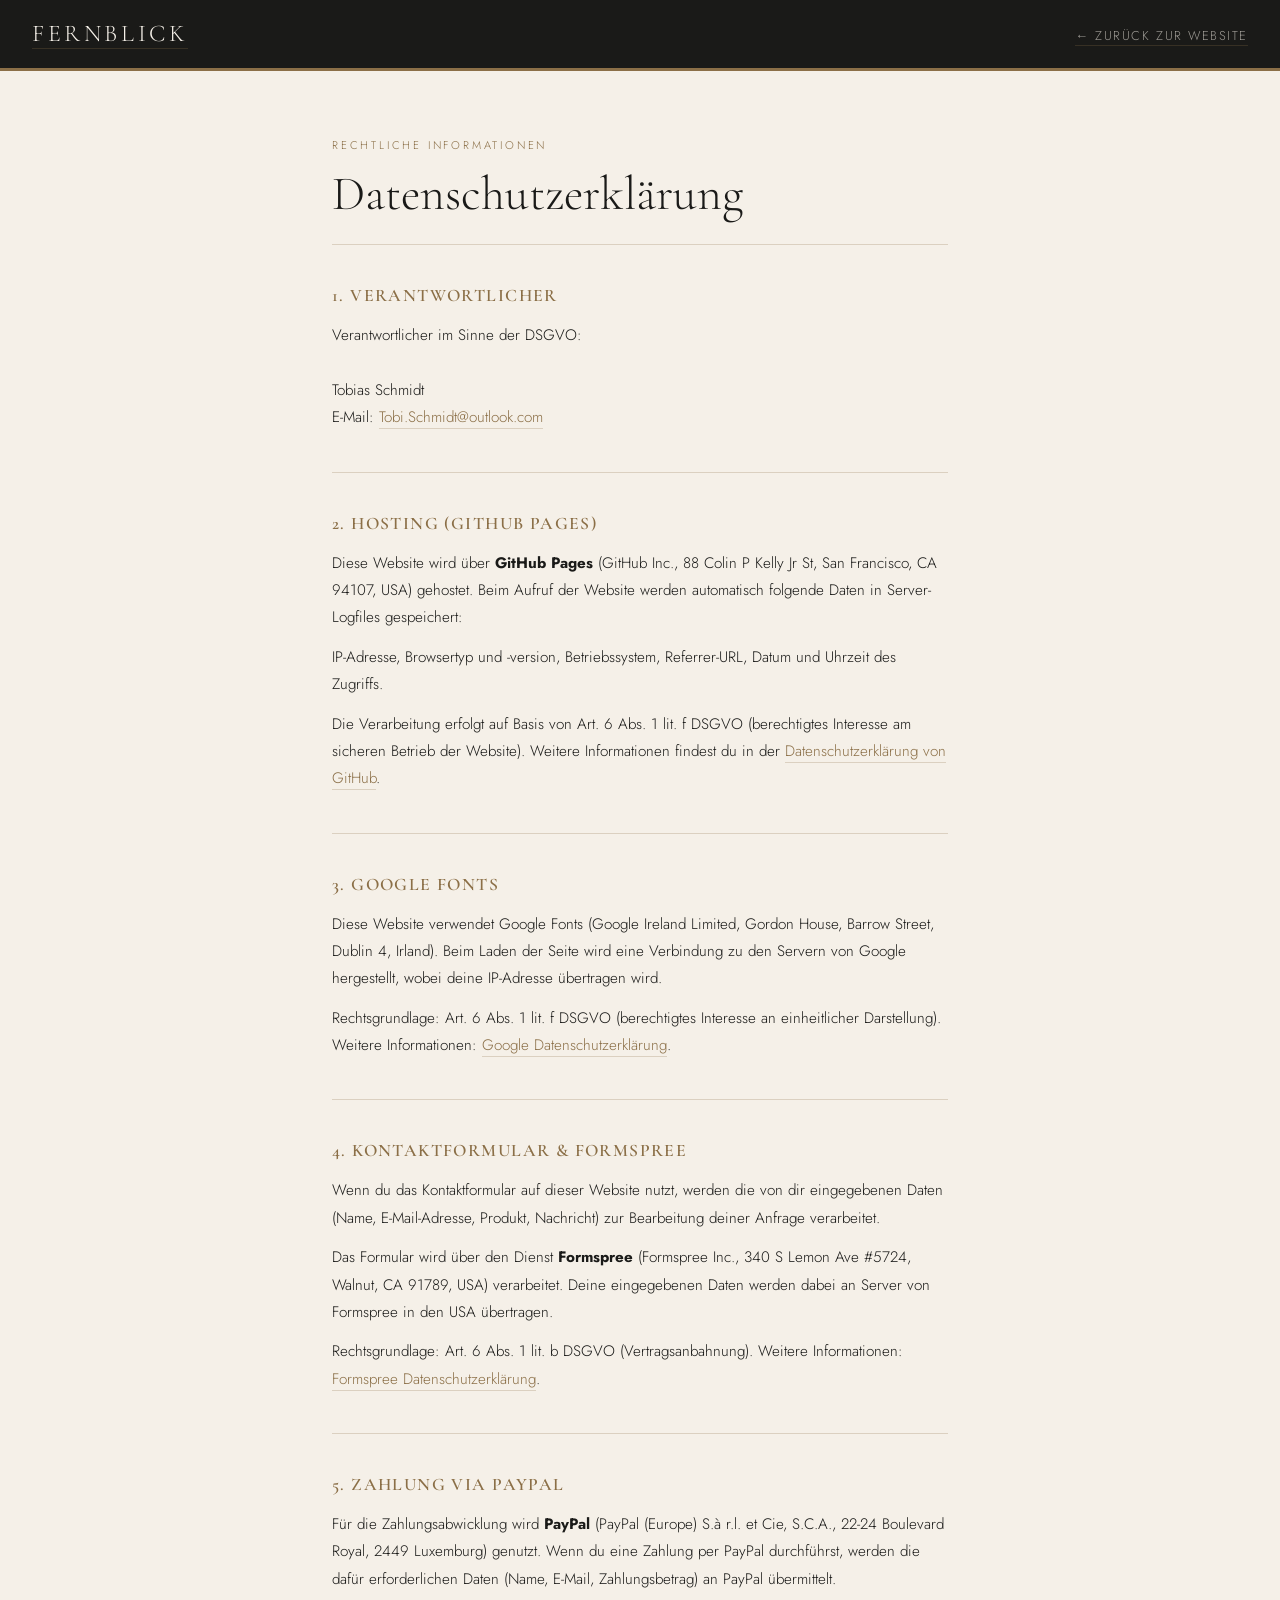
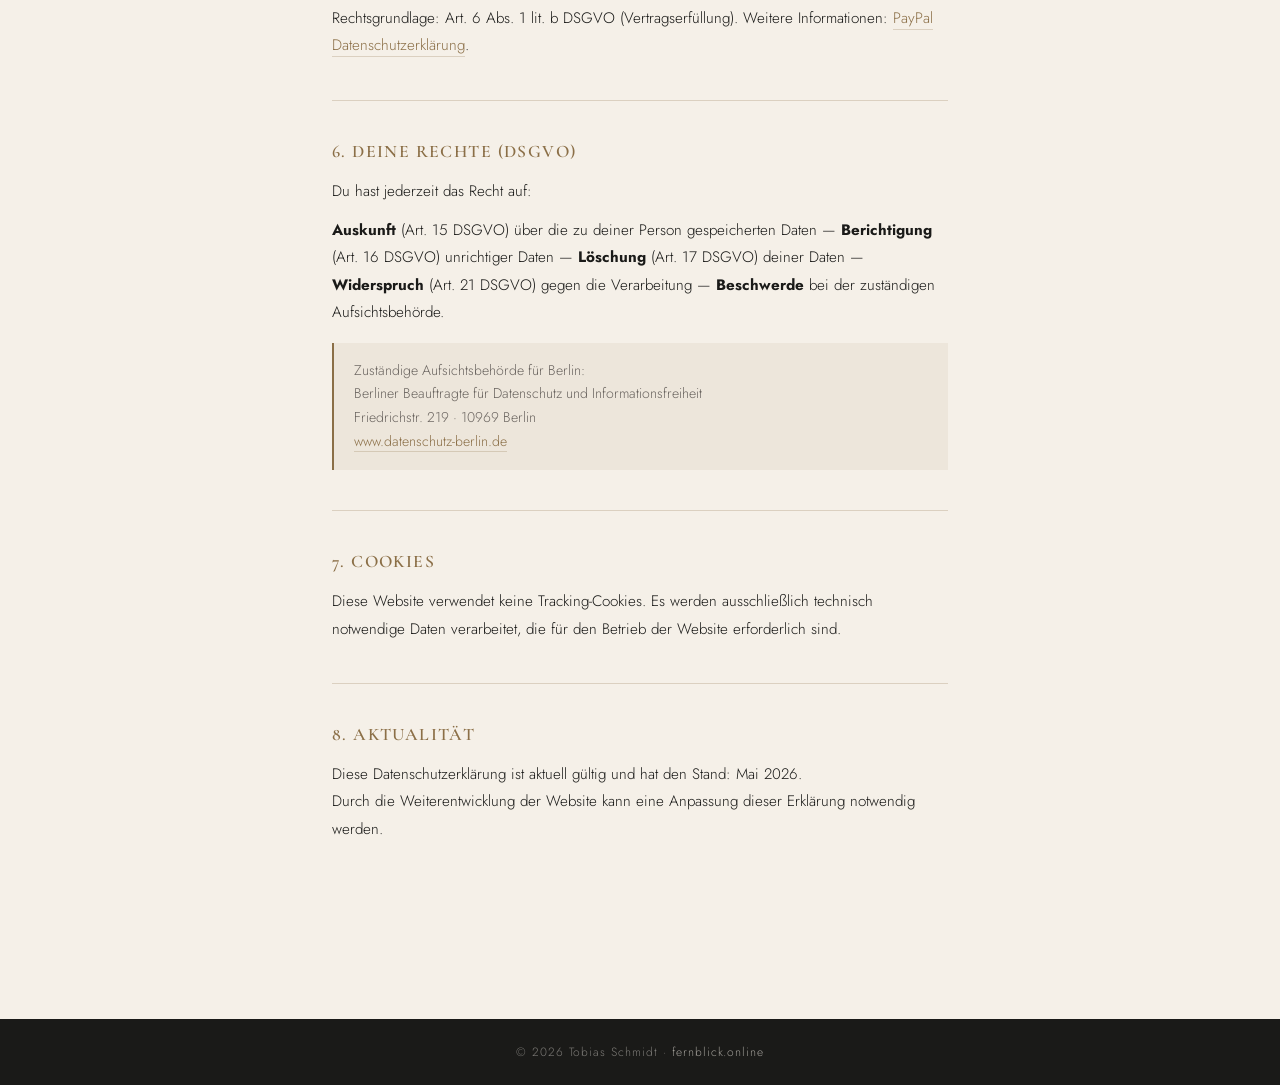
<file: datenschutz.html>
<!DOCTYPE html>
<html lang="de">
<head>
  <meta charset="UTF-8">
  <meta name="viewport" content="width=device-width, initial-scale=1.0">
  <title>Datenschutzerklärung – Fernblick.online</title>
  <meta name="robots" content="noindex, follow">
  <link rel="preconnect" href="https://fonts.googleapis.com">
  <link href="https://fonts.googleapis.com/css2?family=Cormorant+Garamond:wght@300;400;600&family=Jost:wght@300;400&display=swap" rel="stylesheet">
  <style>
    *, *::before, *::after { box-sizing: border-box; margin: 0; padding: 0; }

    :root {
      --sand: #f5f0e8;
      --ink: #1a1a18;
      --muted: #6b6560;
      --accent: #8b6f47;
      --line: rgba(139,111,71,0.25);
    }

    body {
      background: var(--sand);
      color: var(--ink);
      font-family: 'Jost', sans-serif;
      font-weight: 300;
      min-height: 100vh;
    }

    .site-header {
      background: var(--ink);
      padding: 1.2rem 2rem;
      display: flex;
      align-items: center;
      justify-content: space-between;
    }
    .site-header .logo {
      font-family: 'Cormorant Garamond', serif;
      font-size: 1.5rem;
      font-weight: 300;
      color: var(--sand);
      letter-spacing: 0.15em;
      text-decoration: none;
    }
    .site-header nav a {
      color: rgba(245,240,232,0.6);
      text-decoration: none;
      font-size: 0.8rem;
      letter-spacing: 0.12em;
      text-transform: uppercase;
      transition: color 0.2s;
    }
    .site-header nav a:hover { color: var(--sand); }

    .hero-stripe { background: var(--accent); height: 3px; }

    main {
      max-width: 680px;
      margin: 0 auto;
      padding: 4rem 2rem 6rem;
    }

    .page-label {
      font-size: 0.7rem;
      letter-spacing: 0.25em;
      text-transform: uppercase;
      color: var(--accent);
      margin-bottom: 0.75rem;
    }

    h1 {
      font-family: 'Cormorant Garamond', serif;
      font-size: clamp(2rem, 5vw, 3rem);
      font-weight: 300;
      line-height: 1.1;
      color: var(--ink);
      margin-bottom: 2.5rem;
      padding-bottom: 1.5rem;
      border-bottom: 1px solid var(--line);
    }

    section {
      margin-bottom: 2.5rem;
      padding-bottom: 2.5rem;
      border-bottom: 1px solid var(--line);
    }
    section:last-of-type { border-bottom: none; }

    h2 {
      font-family: 'Cormorant Garamond', serif;
      font-size: 1.1rem;
      font-weight: 600;
      letter-spacing: 0.08em;
      text-transform: uppercase;
      color: var(--accent);
      margin-bottom: 1rem;
    }

    p {
      font-size: 0.95rem;
      line-height: 1.8;
      color: var(--ink);
      margin-bottom: 0.75rem;
    }
    p:last-child { margin-bottom: 0; }

    a {
      color: var(--accent);
      text-decoration: none;
      border-bottom: 1px solid var(--line);
      transition: border-color 0.2s;
    }
    a:hover { border-color: var(--accent); }

    .note-box {
      background: rgba(139,111,71,0.08);
      border-left: 2px solid var(--accent);
      padding: 1rem 1.25rem;
      margin-top: 1rem;
      font-size: 0.88rem;
      line-height: 1.7;
      color: var(--muted);
    }

    footer {
      background: var(--ink);
      color: rgba(245,240,232,0.45);
      text-align: center;
      padding: 1.5rem 2rem;
      font-size: 0.75rem;
      letter-spacing: 0.08em;
    }
    footer a {
      color: rgba(245,240,232,0.6);
      border-bottom: 1px solid transparent;
    }
    footer a:hover { color: var(--sand); border-color: var(--sand); }
  </style>
</head>
<body>

  <header class="site-header">
    <a href="index.html" class="logo">FERNBLICK</a>
    <nav><a href="index.html">← Zurück zur Website</a></nav>
  </header>
  <div class="hero-stripe"></div>

  <main>
    <p class="page-label">Rechtliche Informationen</p>
    <h1>Datenschutz&shy;erklärung</h1>

    <section>
      <h2>1. Verantwortlicher</h2>
      <p>
        Verantwortlicher im Sinne der DSGVO:<br><br>
        Tobias Schmidt<br>
        E-Mail: <a href="mailto:Tobi.Schmidt@outlook.com">Tobi.Schmidt@outlook.com</a>
      </p>
    </section>

    <section>
      <h2>2. Hosting (GitHub Pages)</h2>
      <p>
        Diese Website wird über <strong>GitHub Pages</strong> (GitHub Inc., 88 Colin P Kelly Jr St, 
        San Francisco, CA 94107, USA) gehostet. Beim Aufruf der Website werden automatisch 
        folgende Daten in Server-Logfiles gespeichert:
      </p>
      <p>
        IP-Adresse, Browsertyp und -version, Betriebssystem, Referrer-URL, Datum und Uhrzeit des Zugriffs.
      </p>
      <p>
        Die Verarbeitung erfolgt auf Basis von Art. 6 Abs. 1 lit. f DSGVO (berechtigtes Interesse 
        am sicheren Betrieb der Website). Weitere Informationen findest du in der 
        <a href="https://docs.github.com/en/site-policy/privacy-policies/github-privacy-statement" target="_blank" rel="noopener">Datenschutzerklärung von GitHub</a>.
      </p>
    </section>

    <section>
      <h2>3. Google Fonts</h2>
      <p>
        Diese Website verwendet Google Fonts (Google Ireland Limited, Gordon House, Barrow Street, 
        Dublin 4, Irland). Beim Laden der Seite wird eine Verbindung zu den Servern von Google 
        hergestellt, wobei deine IP-Adresse übertragen wird.
      </p>
      <p>
        Rechtsgrundlage: Art. 6 Abs. 1 lit. f DSGVO (berechtigtes Interesse an einheitlicher 
        Darstellung). Weitere Informationen: 
        <a href="https://policies.google.com/privacy" target="_blank" rel="noopener">Google Datenschutzerklärung</a>.
      </p>
    </section>

    <section>
      <h2>4. Kontaktformular & Formspree</h2>
      <p>
        Wenn du das Kontaktformular auf dieser Website nutzt, werden die von dir eingegebenen Daten 
        (Name, E-Mail-Adresse, Produkt, Nachricht) zur Bearbeitung deiner Anfrage verarbeitet.
      </p>
      <p>
        Das Formular wird über den Dienst <strong>Formspree</strong> (Formspree Inc., 
        340 S Lemon Ave #5724, Walnut, CA 91789, USA) verarbeitet. Deine eingegebenen Daten 
        werden dabei an Server von Formspree in den USA übertragen.
      </p>
      <p>
        Rechtsgrundlage: Art. 6 Abs. 1 lit. b DSGVO (Vertragsanbahnung). 
        Weitere Informationen: 
        <a href="https://formspree.io/legal/privacy-policy" target="_blank" rel="noopener">Formspree Datenschutzerklärung</a>.
      </p>
    </section>

    <section>
      <h2>5. Zahlung via PayPal</h2>
      <p>
        Für die Zahlungsabwicklung wird <strong>PayPal</strong> (PayPal (Europe) S.à r.l. et Cie, 
        S.C.A., 22-24 Boulevard Royal, 2449 Luxemburg) genutzt. Wenn du eine Zahlung per PayPal 
        durchführst, werden die dafür erforderlichen Daten (Name, E-Mail, Zahlungsbetrag) 
        an PayPal übermittelt.
      </p>
      <p>
        Rechtsgrundlage: Art. 6 Abs. 1 lit. b DSGVO (Vertragserfüllung). 
        Weitere Informationen: 
        <a href="https://www.paypal.com/de/webapps/mpp/ua/privacy-full" target="_blank" rel="noopener">PayPal Datenschutzerklärung</a>.
      </p>
    </section>

    <section>
      <h2>6. Deine Rechte (DSGVO)</h2>
      <p>Du hast jederzeit das Recht auf:</p>
      <p>
        <strong>Auskunft</strong> (Art. 15 DSGVO) über die zu deiner Person gespeicherten Daten —
        <strong>Berichtigung</strong> (Art. 16 DSGVO) unrichtiger Daten —
        <strong>Löschung</strong> (Art. 17 DSGVO) deiner Daten —
        <strong>Widerspruch</strong> (Art. 21 DSGVO) gegen die Verarbeitung —
        <strong>Beschwerde</strong> bei der zuständigen Aufsichtsbehörde.
      </p>
      <div class="note-box">
        Zuständige Aufsichtsbehörde für Berlin:<br>
        Berliner Beauftragte für Datenschutz und Informationsfreiheit<br>
        Friedrichstr. 219 · 10969 Berlin<br>
        <a href="https://www.datenschutz-berlin.de" target="_blank" rel="noopener">www.datenschutz-berlin.de</a>
      </div>
    </section>

    <section>
      <h2>7. Cookies</h2>
      <p>
        Diese Website verwendet keine Tracking-Cookies. Es werden ausschließlich technisch 
        notwendige Daten verarbeitet, die für den Betrieb der Website erforderlich sind.
      </p>
    </section>

    <section>
      <h2>8. Aktualität</h2>
      <p>
        Diese Datenschutzerklärung ist aktuell gültig und hat den Stand: Mai 2026.<br>
        Durch die Weiterentwicklung der Website kann eine Anpassung dieser Erklärung notwendig werden.
      </p>
    </section>

  </main>

  <footer>
    © 2026 Tobias Schmidt · <a href="index.html">fernblick.online</a>
  </footer>

</body>
</html>
</file>
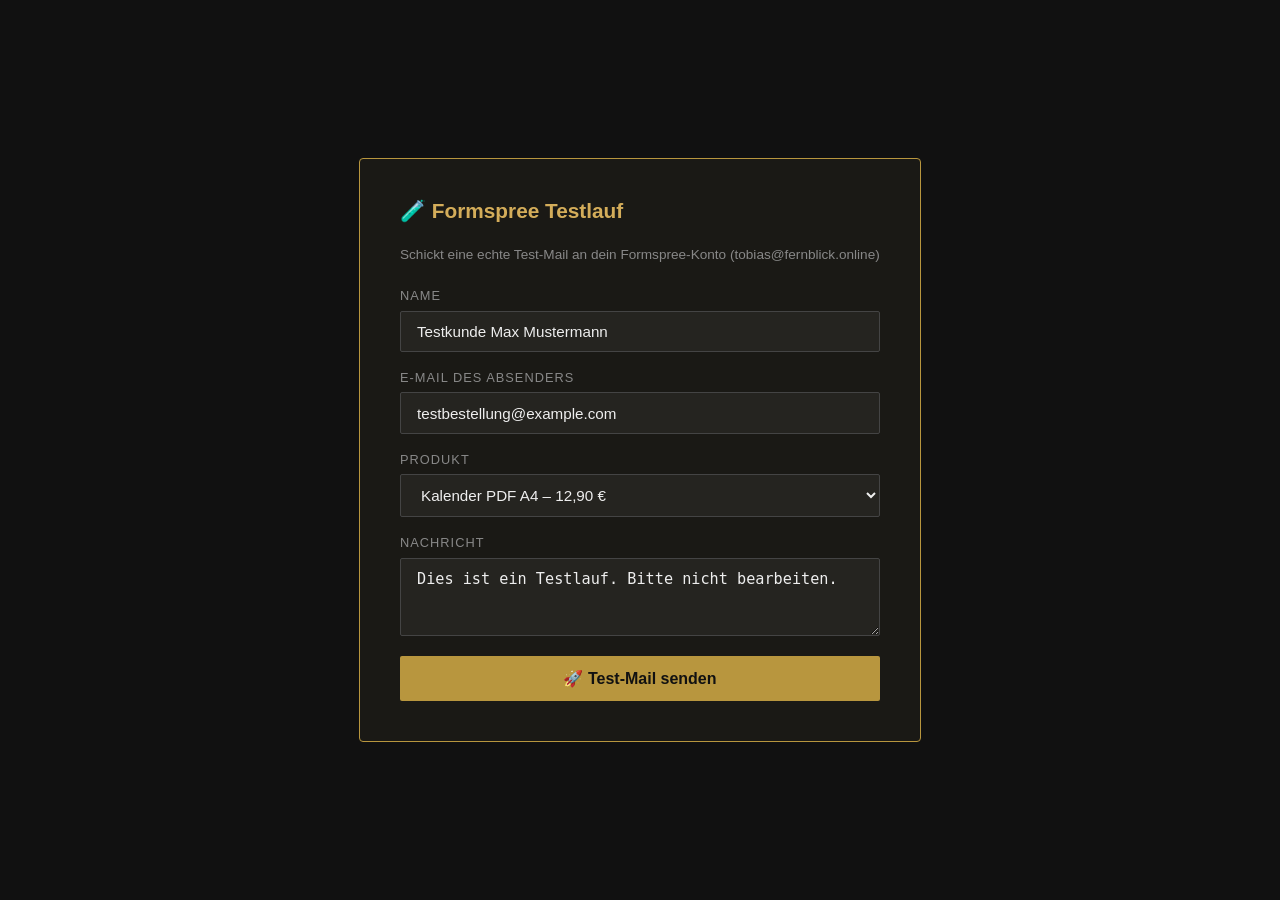
<file: formtest.html>
<!DOCTYPE html>
<html lang="de">
<head>
<meta charset="UTF-8"/>
<title>Formspree Testlauf – Fernblick</title>
<style>
  body{font-family:sans-serif;background:#111;color:#eee;display:flex;align-items:center;justify-content:center;min-height:100vh;margin:0}
  .box{background:#1a1915;border:1px solid #b8963e;padding:2.5rem;max-width:480px;width:90%;border-radius:4px}
  h2{color:#d4ad5a;margin:0 0 1.5rem;font-size:1.3rem}
  input,select,textarea{width:100%;background:#252420;border:1px solid #444;color:#eee;padding:.7rem 1rem;margin:.4rem 0 1rem;font-size:.95rem;box-sizing:border-box;border-radius:2px}
  button{background:#b8963e;color:#111;border:none;padding:.8rem 2rem;font-size:1rem;cursor:pointer;font-weight:bold;width:100%;border-radius:2px}
  button:hover{background:#d4ad5a}
  button:disabled{opacity:.5;cursor:default}
  #status{margin-top:1rem;padding:1rem;border-radius:2px;display:none;text-align:center}
  .ok{background:rgba(76,175,80,.15);border:1px solid #4caf50;color:#81c784}
  .err{background:rgba(244,67,54,.15);border:1px solid #f44336;color:#ef9a9a}
  label{font-size:.8rem;color:#888;text-transform:uppercase;letter-spacing:.08em}
</style>
</head>
<body>
<div class="box">
  <h2>🧪 Formspree Testlauf</h2>
  <p style="color:#888;font-size:.85rem;margin-bottom:1.5rem">Schickt eine echte Test-Mail an dein Formspree-Konto (tobias@fernblick.online)</p>

  <label>Name</label>
  <input id="name" type="text" value="Testkunde Max Mustermann"/>

  <label>E-Mail des Absenders</label>
  <input id="email" type="email" value="testbestellung@example.com"/>

  <label>Produkt</label>
  <select id="produkt">
    <option>Kalender PDF A4 – 12,90 €</option>
    <option>Kalender PDF A3 – 17,90 €</option>
    <option>Einzelbild JPEG Web – 4,90 €</option>
    <option>Einzelbild JPEG Druckqualität – 14,90 €</option>
  </select>

  <label>Nachricht</label>
  <textarea id="nachricht" rows="3">Dies ist ein Testlauf. Bitte nicht bearbeiten.</textarea>

  <button id="btn" onclick="runTest()">🚀 Test-Mail senden</button>
  <div id="status"></div>
</div>

<script>
async function runTest() {
  const btn = document.getElementById('btn');
  const status = document.getElementById('status');
  btn.disabled = true;
  btn.textContent = 'Sende...';
  status.style.display = 'none';

  const data = {
    name:      document.getElementById('name').value,
    email:     document.getElementById('email').value,
    bestellung:document.getElementById('produkt').value,
    foto:      '– (Testlauf)',
    nachricht: document.getElementById('nachricht').value,
    _subject:  'TEST – Fernblick Bestellung: ' + document.getElementById('produkt').value
  };

  try {
    const res = await fetch('https://formspree.io/f/mzdodadd', {
      method: 'POST',
      headers: {'Content-Type':'application/json','Accept':'application/json'},
      body: JSON.stringify(data)
    });

    const json = await res.json();

    if (res.ok) {
      status.className = 'ok';
      status.innerHTML = '✅ <strong>Erfolg!</strong> Mail wurde gesendet.<br><small>Schau in dein E-Mail-Postfach (auch Spam prüfen!)</small>';
    } else {
      status.className = 'err';
      status.innerHTML = '❌ <strong>Fehler:</strong> ' + (json.error || JSON.stringify(json));
    }
  } catch(e) {
    status.className = 'err';
    status.innerHTML = '❌ <strong>Netzwerkfehler:</strong> ' + e.message;
  }

  status.style.display = 'block';
  btn.disabled = false;
  btn.textContent = '🚀 Test-Mail senden';
}
</script>
</body>
</html>
</file>
